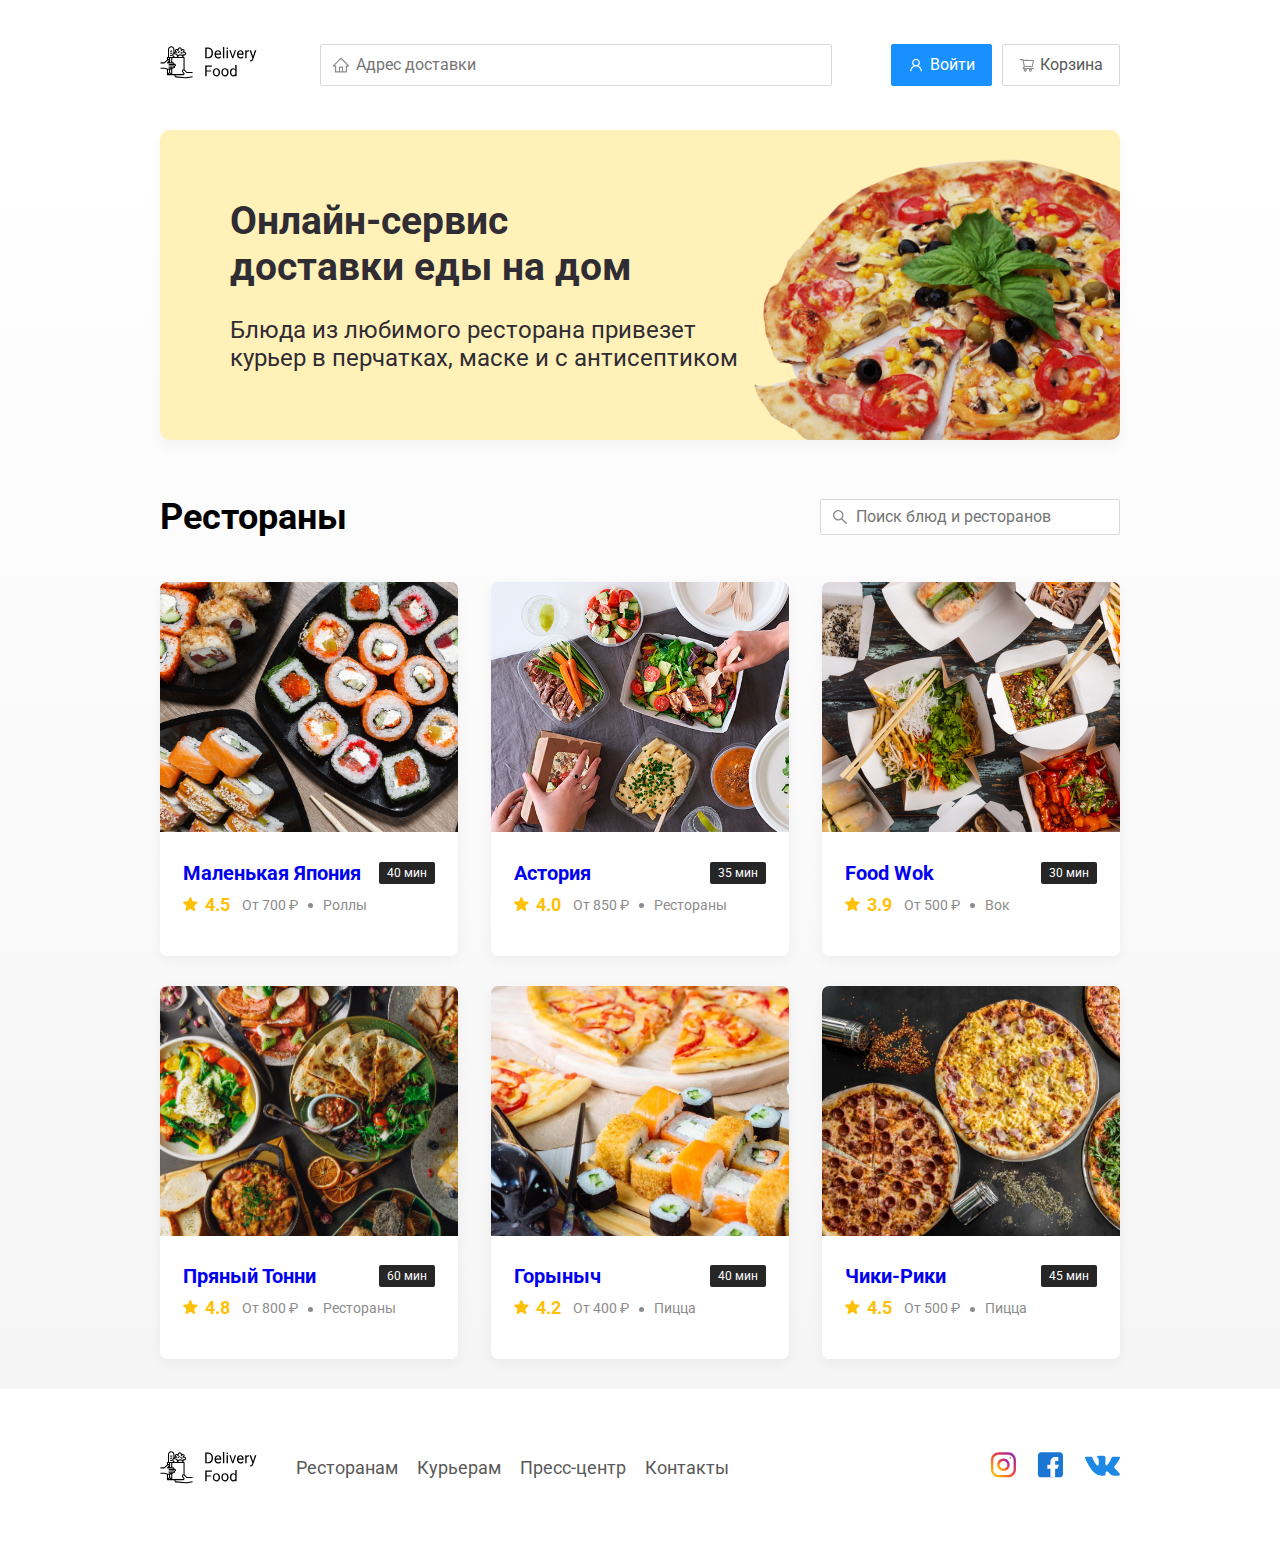
<file: index.html>
<!DOCTYPE html>
<html lang="ru">
  <head>
    <meta charset="UTF-8" />
    <meta name="viewport" content="width=device-width, initial-scale=1.0" />
    <title>Delivery Food - доставка еды на дом</title>
    <link
      href="https://fonts.googleapis.com/css2?family=Roboto:wght@400;700&display=swap"
      rel="stylesheet"
    />
    <link rel="stylesheet" href="css/normalize.css" />
    <link rel="stylesheet" href="css/style.css" />
  </head>
  <body>
    <!-- Шапка сайта -->
    <div class="container">
      <header class="header">
        <a href="index.html" class="logo">
          <img src="img\logo.svg" alt="Logo" />
        </a>

        <input
          type="text"
          class="input input-address"
          placeholder="Адрес доставки"
        />
        <div class="buttons">
          <button class="button button-primary">
            <img src="img/user.svg" alt="user" class="button-icon" />
            <span class="button-text">Войти</span>
          </button>
          <button class="button" id="cart-button">
            <img
              src="img/shopping-cart.svg"
              alt="shopping cart"
              class="button-icon"
            />
            <span class="button-text">Корзина</span>
          </button>
        </div>
      </header>
    </div>
    <!-- /.conteiner-->
    <main class="main">
      <div class="container">
        <section class="promo">
          <h1 class="promo-title">
            Онлайн-сервис <br />
            доставки еды на дом
          </h1>
          <p class="promo-text">
            Блюда из любимого ресторана привезет курьер в перчатках, маске и с
            антисептиком
          </p>
        </section>
        <section class="restaurants">
          <div class="section-heading">
            <h2 class="section-title">Рестораны</h2>
            <input
              type="text"
              class="input input-search"
              placeholder="Поиск блюд и ресторанов"
            />
          </div>
          <div class="cards">
            <a href="restaurant.html" class="card">
              <img
                src="img/JapaneseFood.jpeg"
                alt="JapaneseFood"
                class="card-image"
              />
              <div class="card-text">
                <div class="card-heading">
                  <h3 class="card-title">Маленькая Япония</h3>
                  <span class="card-tag tag">40 мин</span>
                </div>
                <div class="card-info">
                  <div class="rating">
                    <img
                      src="img/rating.svg"
                      alt="rating"
                      class="rating-star"
                    />4.5
                  </div>
                  <div class="price">От 700 ₽</div>
                  <div class="category">Роллы</div>
                </div>
                <!-- /.card-info -->
              </div>
            </a>
            <!-- /.card -->
            <a href="restaurant.html" class="card">
              <img src="img/fastBox.png" alt="fastBox" class="card-image" />
              <div class="card-text">
                <div class="card-heading">
                  <h3 class="card-title">Астория</h3>
                  <span class="card-tag tag">35 мин</span>
                </div>
                <div class="card-info">
                  <div class="rating">
                    <img
                      src="img/rating.svg"
                      alt="rating"
                      class="rating-star"
                    />4.0
                  </div>
                  <div class="price">От 850 ₽</div>
                  <div class="category">Рестораны</div>
                </div>
                <!-- /.card-info -->
              </div>
            </a>
            <!-- /.card -->
            <a href="restaurant.html" class="card">
              <img src="img/food-wok.png" alt="food-wok" class="card-image" />
              <div class="card-text">
                <div class="card-heading">
                  <h3 class="card-title">Food Wok</h3>
                  <span class="card-tag tag">30 мин</span>
                </div>
                <div class="card-info">
                  <div class="rating">
                    <img
                      src="img/rating.svg"
                      alt="rating"
                      class="rating-star"
                    />3.9
                  </div>
                  <div class="price">От 500 ₽</div>
                  <div class="category">Вок</div>
                </div>
                <!-- /.card-info -->
              </div>
            </a>
            <!-- /.card -->
            <a href="restaurant.html" class="card">
              <img
                src="img/spicyTonny.jpg"
                alt="spicyTonny"
                class="card-image"
              />
              <div class="card-text">
                <div class="card-heading">
                  <h3 class="card-title">Пряный Тонни</h3>
                  <span class="card-tag tag">60 мин</span>
                </div>
                <div class="card-info">
                  <div class="rating">
                    <img
                      src="img/rating.svg"
                      alt="rating"
                      class="rating-star"
                    />4.8
                  </div>
                  <div class="price">От 800 ₽</div>
                  <div class="category">Рестораны</div>
                </div>
                <!-- /.card-info -->
              </div>
            </a>
            <!-- /.card -->
            <a href="restaurant.html" class="card">
              <img src="img/dragon.jpg" alt="dragon" class="card-image" />
              <div class="card-text">
                <div class="card-heading">
                  <h3 class="card-title">Горыныч</h3>
                  <span class="card-tag tag">40 мин</span>
                </div>
                <div class="card-info">
                  <div class="rating">
                    <img
                      src="img/rating.svg"
                      alt="rating"
                      class="rating-star"
                    />4.2
                  </div>
                  <div class="price">От 400 ₽</div>
                  <div class="category">Пицца</div>
                </div>
                <!-- /.card-info -->
              </div>
            </a>
            <!-- /.card -->
            <a href="restaurant.html" class="card">
              <img src="img/chicaRica.jpg" alt="ChicaRica" class="card-image" />
              <div class="card-text">
                <div class="card-heading">
                  <h3 class="card-title">Чики-Рики</h3>
                  <span class="card-tag tag">45 мин</span>
                </div>
                <div class="card-info">
                  <div class="rating">
                    <img
                      src="img/rating.svg"
                      alt="rating"
                      class="rating-star"
                    />4.5
                  </div>
                  <div class="price">От 500 ₽</div>
                  <div class="category">Пицца</div>
                </div>
                <!-- /.card-info -->
              </div>
            </a>
            <!-- /.card -->
          </div>
          <!-- /.cards -->
        </section>
      </div>
    </main>
    <footer class="footer">
      <div class="container">
        <div class="footer-block">
          <img src="img/logo.svg" alt="" class="logo footer-logo" />
          <nav class="footer-nav">
            <a href="#" class="footer-link">Ресторанам</a>
            <a href="#" class="footer-link">Курьерам</a>
            <a href="#" class="footer-link">Пресс-центр</a>
            <a href="#" class="footer-link">Контакты</a>
          </nav>
          <div class="social-links">
            <a href="#" class="social-link"
              ><img src="img/inst.svg" alt="inst"
            /></a>
            <a href="#" class="social-link"
              ><img src="img/facebook.svg" alt="facebook"
            /></a>
            <a href="#" class="social-link"
              ><img src="img/vk.svg" alt="vk"
            /></a>
          </div>
        </div>
      </div>
    </footer>
    <div class="modal">
      <div class="modal-dialog">
        <div class="modal-header">
          <h3 class="modal-title">Корзина</h3>
          <button class="close">&times;</button>
        </div>
        <div class="modal-body">
          <div class="food-row">
            <span class="food-name">Ветчина и грибы</span>
            <strong class="food-price">559 ₽</strong>
            <div class="food-counter">
              <button class="counter-button">-</button>
              <span class="counter">1</span>
              <button class="counter-button">+</button>
            </div>
          </div>
          <div class="food-row">
            <span class="food-name">Ветчина и грибы</span>
            <strong class="food-price">559 ₽</strong>
            <div class="food-counter">
              <button class="counter-button">-</button>
              <span class="counter">1</span>
              <button class="counter-button">+</button>
            </div>
          </div>
          <div class="food-row">
            <span class="food-name">Ветчина и грибы</span>
            <strong class="food-price">559 ₽</strong>
            <div class="food-counter">
              <button class="counter-button">-</button>
              <span class="counter">1</span>
              <button class="counter-button">+</button>
            </div>
          </div>
          <div class="food-row">
            <span class="food-name">Ветчина и грибы</span>
            <strong class="food-price">559 ₽</strong>
            <div class="food-counter">
              <button class="counter-button">-</button>
              <span class="counter">1</span>
              <button class="counter-button">+</button>
            </div>
          </div>
        </div>
        <div class="modal-footer">
          <span class="modal-pricetag">2236 ₽</span>
          <div class="footer-buttons">
            <button class="button button-primary">Оформить заказ</button>
            <button class="button">Отмена</button>
          </div>
        </div>
      </div>
    </div>
    <script src="js/main.js"></script>
  </body>
</html>
</file>
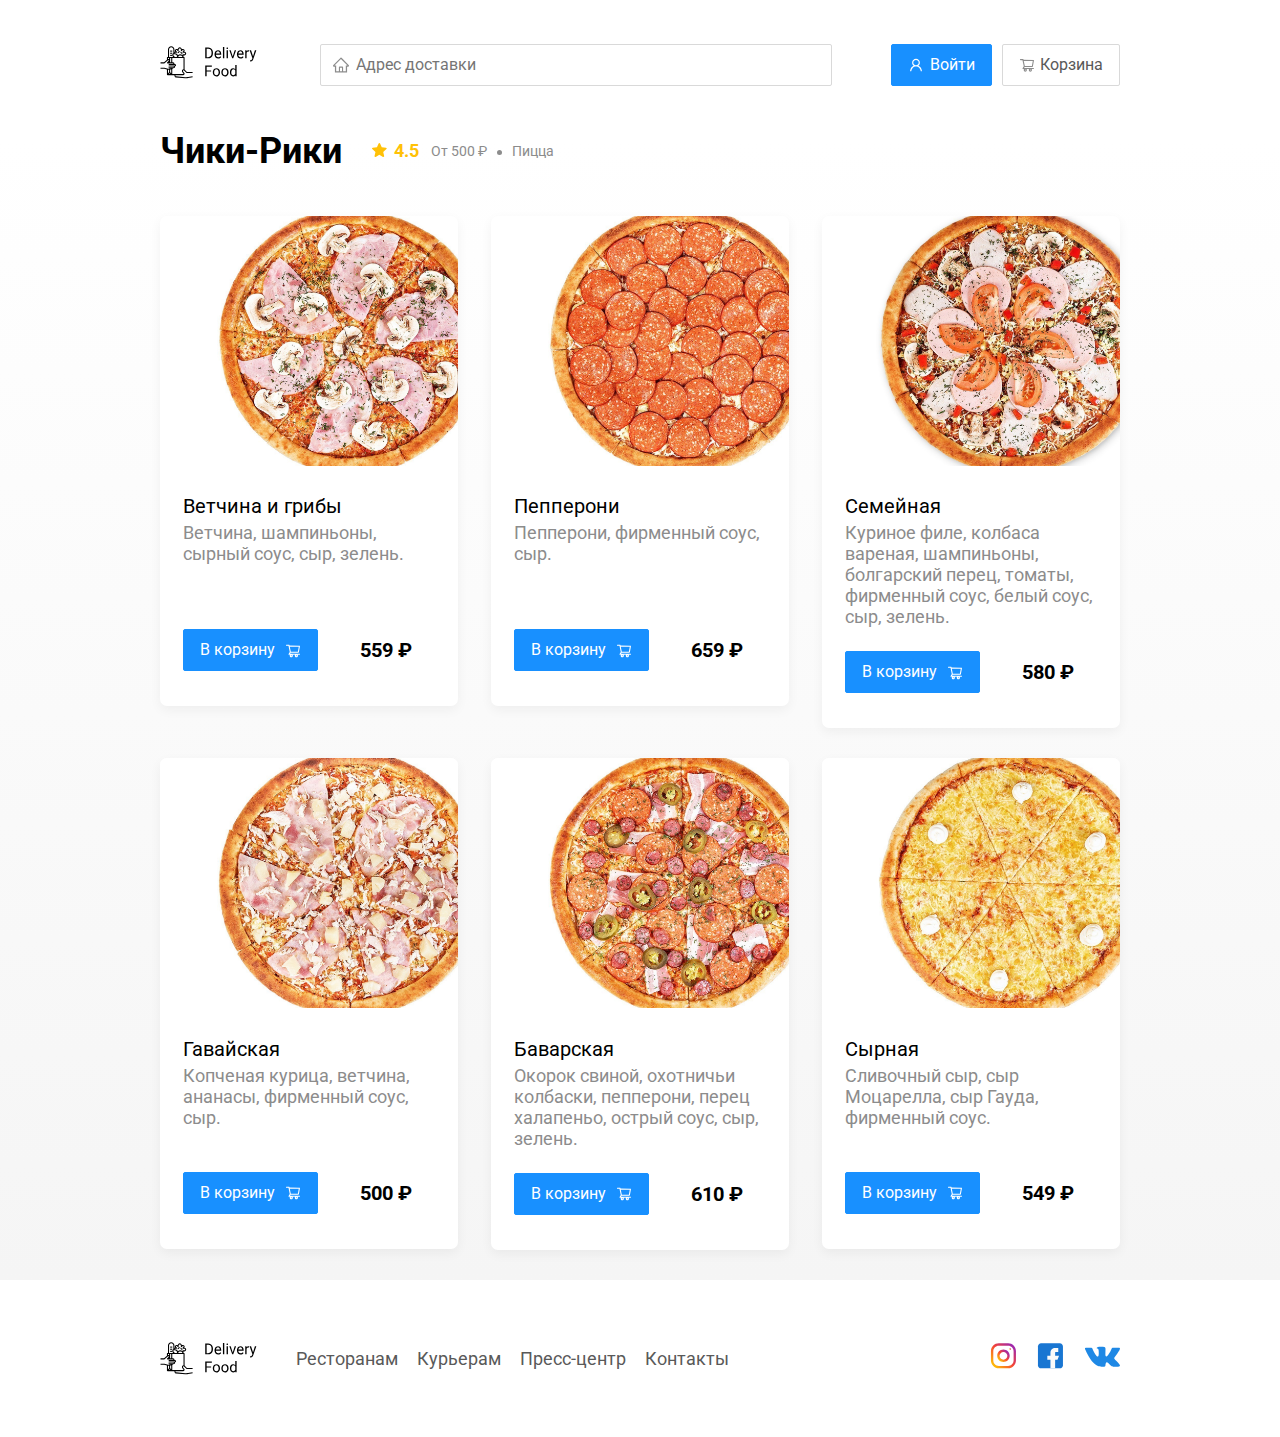
<file: restaurant.html>
<!DOCTYPE html>
<html lang="ru">
  <head>
    <meta charset="UTF-8" />
    <meta name="viewport" content="width=device-width, initial-scale=1.0" />
    <title>Чики-Рики - доставка еды на дом</title>
    <link
      href="https://fonts.googleapis.com/css2?family=Roboto:wght@400;700&display=swap"
      rel="stylesheet"
    />
    <link rel="stylesheet" href="css/normalize.css" />
    <link rel="stylesheet" href="css/animate.css" />
    <link rel="stylesheet" href="css/style.css" />
  </head>
  <body>
    <!-- Шапка сайта -->
    <div class="container">
      <header class="header">
        <a href="index.html" class="logo">
          <img src="img/logo.svg" alt="Logo" />
        </a>
        <input
          type="text"
          class="input input-address"
          placeholder="Адрес доставки"
        />
        <div class="buttons">
          <button class="button button-primary">
            <img src="img/user.svg" alt="user" class="button-icon" />
            <span class="button-text">Войти</span>
          </button>
          <button class="button" id="cart-button">
            <img
              src="img/shopping-cart.svg"
              alt="shopping cart"
              class="button-icon"
            />
            <span class="button-text">Корзина</span>
          </button>
        </div>
      </header>
    </div>
    <!-- /.conteiner-->
    <main class="main">
      <div class="container">
        <section class="restaurants">
          <div class="section-heading">
            <h2 class="section-title">Чики-Рики</h2>
            <div class="card-info">
              <div class="rating">
                <img src="img/rating.svg" alt="rating" class="rating-star" />4.5
              </div>
              <div class="price">От 500 ₽</div>
              <div class="category">Пицца</div>
            </div>
            <!-- /.card-info -->
          </div>
          <div class="cards">
            <div
              class="card wow animate__animated animate__fadeInUp"
              data-wow-delay="0.2s"
            >
              <img
                src="img/ham-and-mushrooms.jpg"
                alt="ham-and-mushrooms"
                class="card-image"
              />

              <div class="card-text">
                <div class="card-heading">
                  <h3 class="card-title card-title-reg">Ветчина и грибы</h3>
                </div>
                <div class="card-info">
                  <div class="ingredients">
                    Ветчина, шампиньоны, сырный соус, сыр, зелень.
                  </div>
                </div>
                <!-- /.card-info -->
                <div class="card-buttons">
                  <button class="button button-primary">
                    <span class="button-card-text">В корзину</span>
                    <img
                      src="img/shopping-cart2.svg"
                      alt="shopping-cart"
                      class="button-card-image"
                    />
                  </button>
                  <strong class="card-price-bold">559 ₽</strong>
                </div>
              </div>
            </div>
            <!-- /.card -->
            <div
              class="card wow animate__animated animate__fadeInUp"
              data-wow-delay="0.4s"
            >
              <img src="img/pepperoni.jpg" alt="pepperoni" class="card-image" />
              <div class="card-text">
                <div class="card-heading">
                  <h3 class="card-title card-title-reg">Пепперони</h3>
                </div>
                <div class="card-info">
                  <div class="ingredients">Пепперони, фирменный соус, сыр.</div>
                </div>
                <!-- /.card-info -->
                <div class="card-buttons">
                  <button class="button button-primary">
                    <span class="button-card-text">В корзину</span>
                    <img
                      src="img/shopping-cart2.svg"
                      alt="shopping-cart"
                      class="button-card-image"
                    />
                  </button>
                  <strong class="card-price-bold">659 ₽</strong>
                </div>
              </div>
            </div>
            <!-- /.card -->
            <div
              class="card wow animate__animated animate__fadeInUp"
              data-wow-delay="0.6s"
            >
              <img src="img/family.jpg" alt="family" class="card-image" />
              <div class="card-text">
                <div class="card-heading">
                  <h3 class="card-title card-title-reg">Семейная</h3>
                </div>
                <div class="card-info">
                  <div class="ingredients">
                    Куриное филе, колбаса вареная, шампиньоны, болгарский перец,
                    томаты, фирменный соус, белый соус, сыр, зелень.
                  </div>
                </div>
                <!-- /.card-info -->
                <div class="card-buttons">
                  <button class="button button-primary">
                    <span class="button-card-text">В корзину</span>
                    <img
                      src="img/shopping-cart2.svg"
                      alt="shopping-cart"
                      class="button-card-image"
                    />
                  </button>
                  <strong class="card-price-bold">580 ₽</strong>
                </div>
              </div>
            </div>
            <!-- /.card -->
            <div
              class="card wow animate__animated animate__fadeInUp"
              data-wow-delay="0.2s"
            >
              <img src="img/hawaiian.jpg" alt="hawaiian" class="card-image" />
              <div class="card-text">
                <div class="card-heading">
                  <h3 class="card-title card-title-reg">Гавайская</h3>
                </div>
                <div class="card-info">
                  <div class="ingredients">
                    Копченая курица, ветчина, ананасы, фирменный соус, сыр.
                  </div>
                </div>
                <!-- /.card-info -->
                <div class="card-buttons">
                  <button class="button button-primary">
                    <span class="button-card-text">В корзину</span>
                    <img
                      src="img/shopping-cart2.svg"
                      alt="shopping-cart"
                      class="button-card-image"
                    />
                  </button>
                  <strong class="card-price-bold">500 ₽</strong>
                </div>
              </div>
            </div>
            <!-- /.card -->
            <div
              class="card wow animate__animated animate__fadeInUp"
              data-wow-delay="0.4s"
            >
              <img src="img/bavarian.jpg" alt="bavarian" class="card-image" />
              <div class="card-text">
                <div class="card-heading">
                  <h3 class="card-title card-title-reg">Баварская</h3>
                </div>
                <div class="card-info">
                  <div class="ingredients">
                    Окорок свиной, охотничьи колбаски, пепперони, перец
                    халапеньо, острый соус, сыр, зелень.
                  </div>
                </div>
                <!-- /.card-info -->
                <div class="card-buttons">
                  <button class="button button-primary">
                    <span class="button-card-text">В корзину</span>
                    <img
                      src="img/shopping-cart2.svg"
                      alt="shopping-cart"
                      class="button-card-image"
                    />
                  </button>
                  <strong class="card-price-bold">610 ₽</strong>
                </div>
              </div>
            </div>
            <!-- /.card -->
            <div
              class="card wow animate__animated animate__fadeInUp"
              data-wow-delay="0.6s"
            >
              <img src="img/cheesy.jpg" alt="cheesy" class="card-image" />
              <div class="card-text">
                <div class="card-heading">
                  <h3 class="card-title card-title-reg">Сырная</h3>
                </div>
                <div class="card-info">
                  <div class="ingredients">
                    Сливочный сыр, сыр Моцарелла, сыр Гауда, фирменный соус.
                  </div>
                </div>
                <!-- /.card-info -->
                <div class="card-buttons">
                  <button class="button button-primary">
                    <span class="button-card-text">В корзину</span>
                    <img
                      src="img/shopping-cart2.svg"
                      alt="shopping-cart"
                      class="button-card-image"
                    />
                  </button>
                  <strong class="card-price-bold">549 ₽</strong>
                </div>
              </div>
            </div>
            <!-- /.card -->
          </div>
          <!-- /.cards -->
        </section>
      </div>
    </main>
    <footer class="footer">
      <div class="container">
        <div class="footer-block">
          <img src="img/logo.svg" alt="" class="logo footer-logo" />
          <nav class="footer-nav">
            <a href="#" class="footer-link">Ресторанам</a>
            <a href="#" class="footer-link">Курьерам</a>
            <a href="#" class="footer-link">Пресс-центр</a>
            <a href="#" class="footer-link">Контакты</a>
          </nav>
          <div class="social-links">
            <a href="#" class="social-link"
              ><img src="img/inst.svg" alt="inst"
            /></a>
            <a href="#" class="social-link"
              ><img src="img/facebook.svg" alt="facebook"
            /></a>
            <a href="#" class="social-link"
              ><img src="img/vk.svg" alt="vk"
            /></a>
          </div>
        </div>
      </div>
    </footer>

    <div class="modal">
      <div class="modal-dialog">
        <div class="modal-header">
          <h3 class="modal-title">Корзина</h3>
          <button class="close">&times;</button>
        </div>
        <div class="modal-body">
          <div class="food-row">
            <span class="food-name">Ветчина и грибы</span>
            <strong class="food-price">559 ₽</strong>
            <div class="food-counter">
              <button class="counter-button">-</button>
              <span class="counter">1</span>
              <button class="counter-button">+</button>
            </div>
          </div>
          <div class="food-row">
            <span class="food-name">Ветчина и грибы</span>
            <strong class="food-price">559 ₽</strong>
            <div class="food-counter">
              <button class="counter-button">-</button>
              <span class="counter">1</span>
              <button class="counter-button">+</button>
            </div>
          </div>
          <div class="food-row">
            <span class="food-name">Ветчина и грибы</span>
            <strong class="food-price">559 ₽</strong>
            <div class="food-counter">
              <button class="counter-button">-</button>
              <span class="counter">1</span>
              <button class="counter-button">+</button>
            </div>
          </div>
          <div class="food-row">
            <span class="food-name">Ветчина и грибы</span>
            <strong class="food-price">559 ₽</strong>
            <div class="food-counter">
              <button class="counter-button">-</button>
              <span class="counter">1</span>
              <button class="counter-button">+</button>
            </div>
          </div>
        </div>
        <div class="modal-footer">
          <span class="modal-pricetag">2236 ₽</span>
          <div class="footer-buttons">
            <button class="button button-primary">Оформить заказ</button>
            <button class="button">Отмена</button>
          </div>
        </div>
      </div>
    </div>
    <script src="js/wow.min.js"></script>
    <script src="js/main.js"></script>
  </body>
</html>
</file>
<file: css/style.css>
* {
  box-sizing: border-box;
}
body {
  font-family: "Roboto", sans-serif;
  padding-top: 44px;
}
.container {
  max-width: 1200px;
  margin: auto;
}

.header {
  display: flex;
  align-items: center;
  justify-content: space-between;
  margin-bottom: 44px;
}
.input {
  background: #ffffff;
  border: 1px solid #d9d9d9;
  border-radius: 2px;
  font-size: 16px;
  line-height: 24px;
  padding-left: 35px;
  background-repeat: no-repeat;
  background-position: left 11px center;
}
.input-address {
  flex: 0.8;
  background-image: url(../img/home.svg);
  padding-top: 8px;
  padding-bottom: 8px;
}
.input-search {
  width: 300px;
  background-image: url(../img/search.svg);
  padding-top: 5px;
  padding-bottom: 5px;
  margin-left: auto;
}
.buttons {
  display: flex;
  align-items: center;
}
.button {
  display: flex;
  align-items: center;
  padding: 8px 16px;
  background: #ffffff;
  border: 1px solid #d9d9d9;
  box-shadow: 0px 0px 2px rgba(0, 0, 0, 0.0015);
  border-radius: 2px;
  color: #595959;
  font-size: 16px;
  line-height: 24px;
}

.button-primary {
  background: #1890ff;
  border: 1px solid #1890ff;
  color: #fff;
  margin-right: 10px;
}
.button-icon {
  margin-right: 6px;
}
.button-card-text {
  margin-right: 10px;
}
.main {
  background: linear-gradient(
    180deg,
    rgba(245, 245, 245, 0) 1.04%,
    #f5f5f5 100%
  );
}
.promo {
  box-shadow: 0px 7px 12px rgba(158, 158, 163, 0.1);
  background: #fff1b8 url(../img/promo-image.png) no-repeat top -30px right -50px /
    600px;
  border-radius: 10px;
  padding: 68px 70px;
  color: #302c34;
  margin-bottom: 56px;
}
.promo-title {
  margin-top: 0;
  font-style: normal;
  font-weight: bold;
  font-size: 39px;
  line-height: 46px;
}
.promo-text {
  font-style: normal;
  font-weight: normal;
  font-size: 24px;
  line-height: 28px;
  max-width: 538px;
  margin-bottom: 0;
}
.section-heading {
  display: flex;
  align-items: center;
  margin-bottom: 44px;
}
.section-title {
  font-style: normal;
  font-weight: bold;
  font-size: 36px;
  line-height: 42px;
  color: #000000;
  margin: 0;
  margin-right: 30px;
}
.cards {
  display: flex;
  flex-wrap: wrap;
  align-items: flex-start;
  justify-content: space-between;
}
.card {
  background: #ffffff;
  box-shadow: 0px 4px 12px rgba(0, 0, 0, 0.05);
  border-radius: 7px;
  overflow: hidden;
  margin-bottom: 30px;
  flex-basis: 31%;
  text-decoration: none;
}
.card-image {
  height: 250px;
  width: 384px;
  object-fit: cover;
}
.card-text {
  padding-top: 20px;
  padding-bottom: 35px;
  padding-left: 23px;
  padding-right: 23px;
}
.card-heading {
  display: flex;
  align-items: center;
  justify-content: space-between;
  flex-wrap: wrap;
}
.card-title {
  margin: 0;
  font-style: normal;
  font-weight: bold;
  font-size: 24px;
  line-height: 32px;
}
.card-title-reg {
  font-weight: 400;
}
.card-tag {
  font-style: normal;
  font-weight: normal;
  font-size: 12px;
  line-height: 20px;
  color: #ffffff;
  background: #262626;
  border-radius: 2px;
  padding: 1px 8px;
}
.card-info {
  display: flex;
  align-items: center;
  flex-wrap: wrap;
}
.card-buttons {
  display: flex;
  align-items: center;
  margin-top: 24px;
}
.card-price-bold {
  font-weight: bold;
  font-size: 20px;
  line-height: 32px;
  margin-left: 32px;
}
.rating {
  margin-right: 26px;
  color: #ffc107;
  font-weight: bold;
  font-size: 18px;
  line-height: 32px;
}
.price,
.category {
  color: #8c8c8c;
  font-weight: normal;
  font-size: 18px;
  line-height: 32px;
}
.ingredients {
  color: #8c8c8c;
  font-weight: normal;
  font-size: 18px;
  line-height: 21px;
  min-height: 83px;
}
.category {
  text-overflow: ellipsis;
  overflow: hidden;
  white-space: nowrap;
  max-width: 150px;
}
.price {
  margin-right: 10px;
}
.price:after {
  content: "";
  width: 5px;
  height: 5px;
  background: #8c8c8c;
  display: inline-block;
  vertical-align: middle;
  border-radius: 50%;
  margin-left: 10px;
}
.rating-star {
  margin-right: 7px;
}
.footer {
  padding: 60px 0;
}
.footer-block {
  display: flex;
  align-items: center;
  justify-content: space-between;
}
.footer-nav {
  margin-left: 35px;
  margin-right: auto;
}
.footer-link {
  display: inline-block;
  color: #595959;
  text-decoration: none;
  font-style: normal;
  font-weight: normal;
  font-size: 18px;
  line-height: 21px;
}
.footer-link:not(:last-child) {
  margin-right: 15px;
}
.social-links {
  display: flex;
  align-items: center;
}
.social-link:not(:last-child) {
  margin-right: 21px;
}

.modal {
  display: none;
  position: fixed;
  left: 0;
  top: 0;
  width: 100%;
  height: 100%;
  background: rgba(0, 0, 0, 0.4);
}
.is-open {
  display: flex;
}
.modal-dialog {
  max-width: 780px;
  width: 95%;
  background: #ffffff;
  border-radius: 5px;
  margin: auto;
  padding: 40px 45px;
}
.modal-header {
  display: flex;
  align-items: center;
  justify-content: space-between;
  margin-bottom: 45px;
}
.close {
  font-size: 36px;
  border: none;
  background-color: transparent;
}
.modal-title {
  margin: 0;
  font-weight: bold;
  font-size: 36px;
  line-height: 42px;
}
.modal-body {
  margin-bottom: 52px;
}
.food-row {
  display: flex;
  align-items: flex-start;
  justify-content: space-between;
  padding-bottom: 8px;
  border-bottom: 1px solid #d9d9d9;
  margin-bottom: 15px;
}
.food-name {
  font-weight: normal;
  font-size: 18px;
  line-height: 32px;
}
.food-price {
  margin-left: auto;
  margin-right: 47px;
  font-weight: bold;
  font-size: 20px;
  line-height: 32px;
}
.food-counter {
  display: flex;
  align-items: center;
}
.counter-button {
  display: flex;
  align-items: center;
  justify-content: center;
  width: 39px;
  height: 32px;
  background: #ffffff;
  border: 1px solid #40a9ff;
  box-sizing: border-box;
  border-radius: 2px;
  font-weight: normal;
  font-size: 14px;
  line-height: 22px;
  color: #40a9ff;
}
.counter {
  font-size: 16px;
  line-height: 24px;
  margin: 0 10px;
}
.modal-footer {
  display: flex;
  align-items: center;
  justify-content: space-between;
}
.footer-buttons {
  display: flex;
  align-items: center;
}
.modal-pricetag {
  background: #262626;
  border-radius: 5px;
  color: #fff;
  padding: 15px 20px;
  font-size: 20px;
  line-height: 23px;
}
@media (max-width: 1366px) {
  .container {
    max-width: 960px;
  }
  .promo {
    background-size: 500px;
    background-position: top 0px right -120px;
  }
  .rating {
    margin-right: 12px;
  }
  .card-title {
    font-size: 20px;
  }

  .category,
  .price {
    font-size: 14px;
  }
}

@media (max-width: 992px) {
  .container {
    max-width: 750px;
  }
  .promo {
    padding: 50px;
    background-size: 400px;
  }
  .promo-text {
    font-size: 18px;
    max-width: 400px;
  }
  .card {
    flex-basis: 49%;
  }
  .card-title {
    font-size: 24px;
  }
  .category,
  .price {
    font-size: 18px;
  }
  .footer-link {
    font-size: 16px;
  }
}
@media (max-width: 768px) {
  .container {
    max-width: 560px;
  }
  .card-info {
    flex-wrap: wrap;
  }
  .card .rating {
    flex-basis: 100%;
  }
  .card-title {
    font-size: 18px;
  }
  .promo {
    background-size: 300px;
    background-position: top -50px right -100px;
  }
  .promo-title {
    font-size: 24px;
    line-height: 1.4;
  }
  .promo-text {
    margin-top: 0;
  }
}
@media (max-width: 578px) {
  .container {
    width: 90%;
  }
  .header {
    flex-wrap: wrap;
  }
  .input-address {
    margin-top: 15px;
    order: 5;
    flex: 1;
  }
  .promo {
    background-image: none;
  }
  .promo-title {
    margin-bottom: 10px;
  }
  .section-title {
    font-size: 20px;
  }
  .card {
    flex-basis: 100%;
  }
  .card-image {
    width: 100%;
  }
  .footer {
    padding: 30px 0;
  }
  .footer-block {
    align-items: flex-start;
  }
  .footer-nav {
    margin-left: 0;
    margin-right: 0;
    order: 0;
    display: flex;
    flex-direction: column;
  }
  .footer-logo {
    margin-right: 15px;
    order: 1;
  }
  .social-links {
    order: 2;
  }
}
@media (max-width: 480px) {
  .button {
    min-height: 40px;
  }
  .button-text {
    display: none;
  }
  .button-icon {
    margin-right: 0;
  }
  .promo {
    padding: 20px;
  }
  .section-heading {
    flex-wrap: wrap;
  }
  .footer-block {
    flex-wrap: wrap;
    flex-direction: column;
    align-items: center;
  }
  .footer-logo {
    order: 0;
    margin-bottom: 20px;
  }
  .footer-nav {
    margin-bottom: 20px;
    text-align: center;
  }
  .footer-link:not(:last-child) {
    margin-right: 0;
  }
}
</file>
